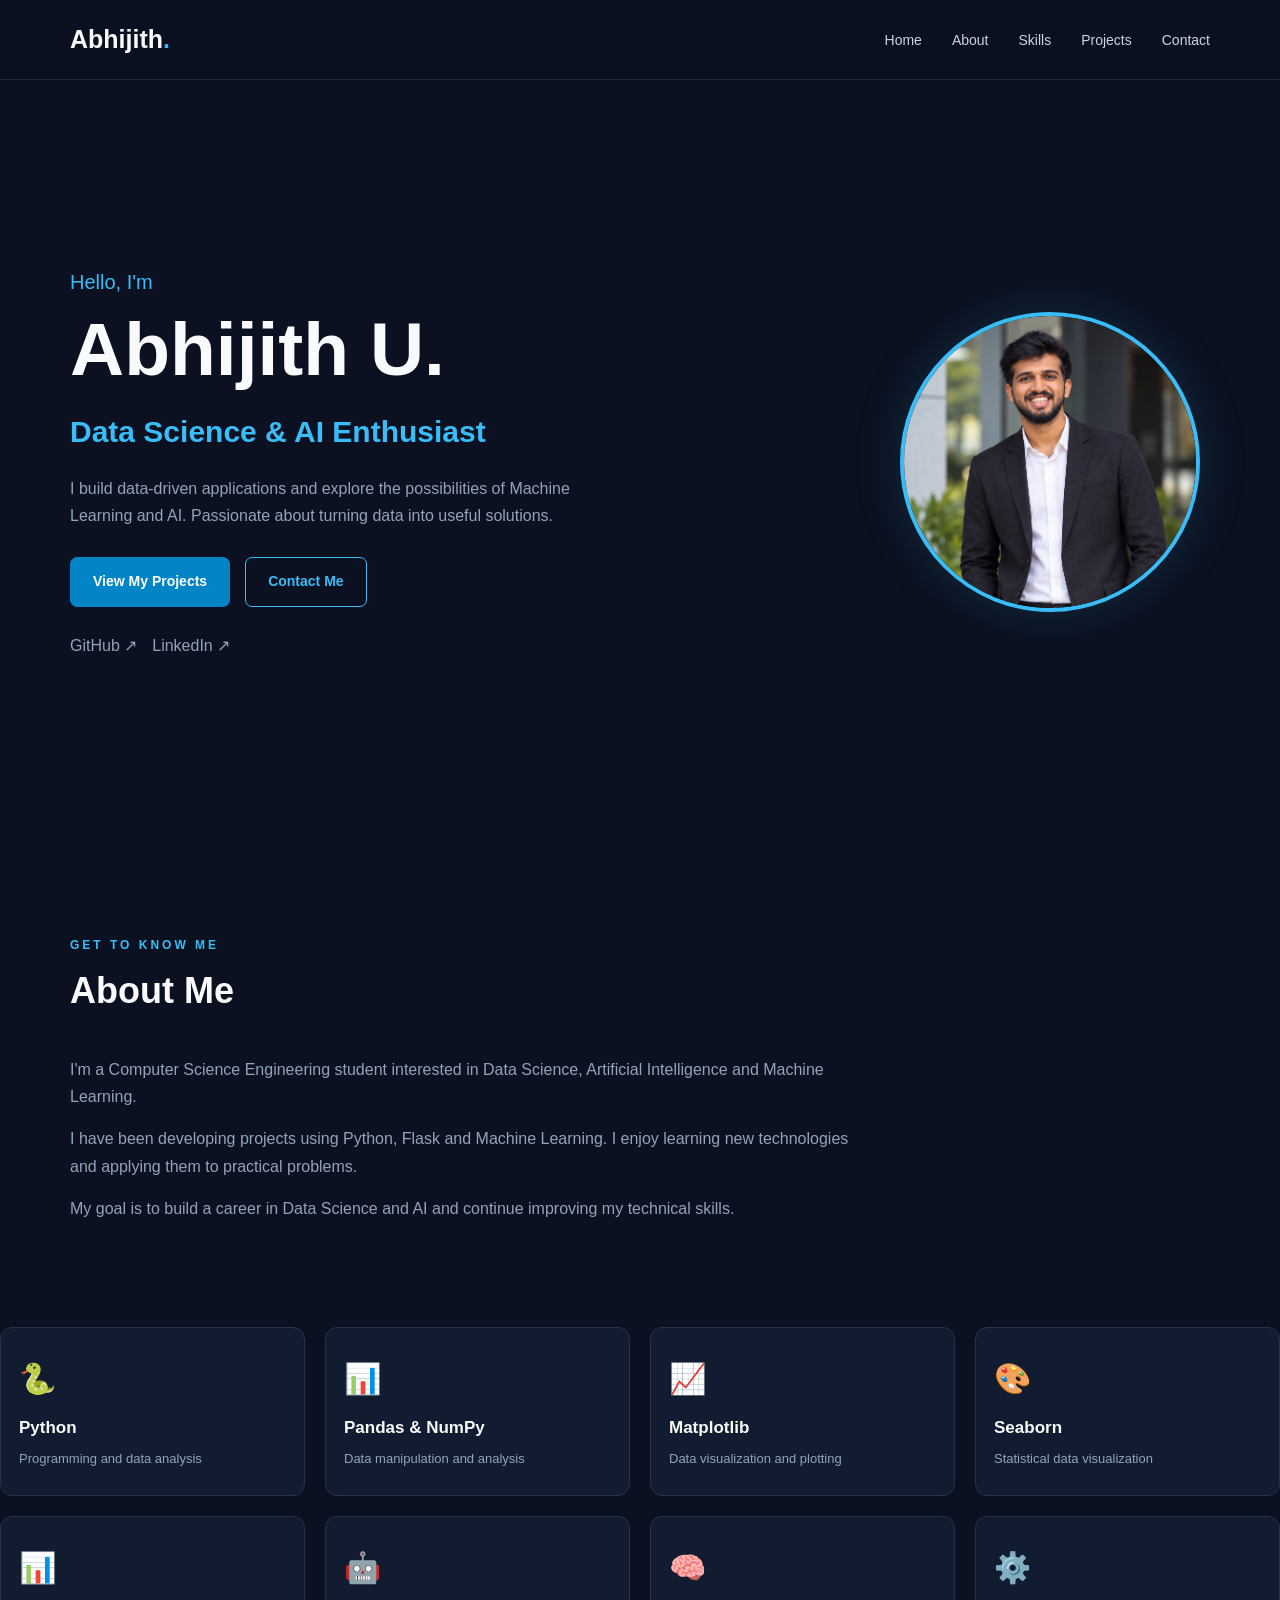
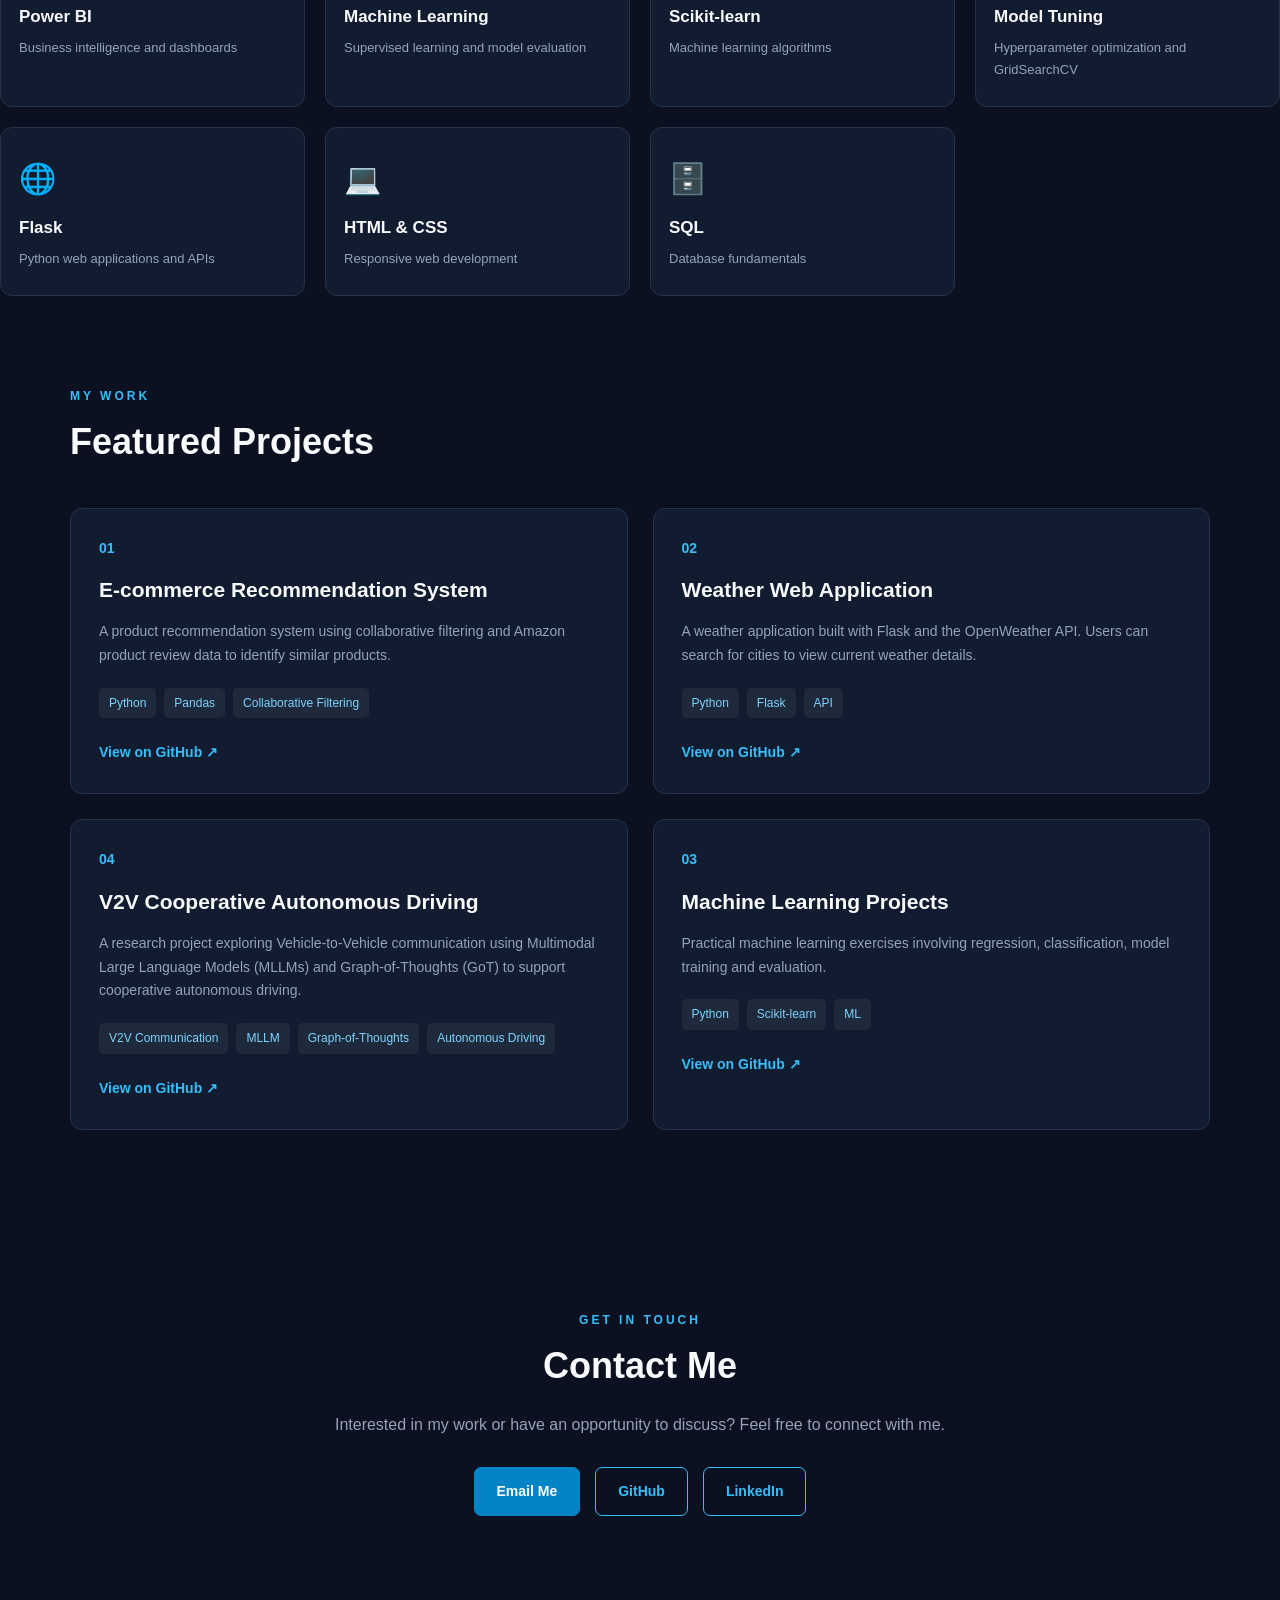
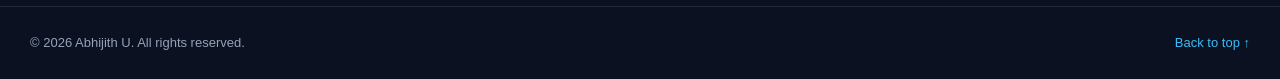
<file: abhijith-portfolio/index.html>
<!DOCTYPE html>
<html lang="en">
<head>
    <meta charset="UTF-8">
    <meta name="viewport" content="width=device-width, initial-scale=1.0">
    <meta name="description" content="Abhijith U - Data Science and AI Portfolio">
    <title>Abhijith U | Data Science & AI</title>
    <link rel="stylesheet" href="style.css">
</head>
<body>

    <!-- Navigation -->
    <header>
        <nav class="navbar">
            <a href="#home" class="logo">Abhijith<span>.</span></a>

            <button class="menu-toggle" id="menu-toggle"
                    aria-label="Toggle navigation" aria-expanded="false">
                ☰
            </button>

            <ul class="nav-links" id="nav-links">
                <li><a href="#home">Home</a></li>
                <li><a href="#about">About</a></li>
                <li><a href="#skills">Skills</a></li>
                <li><a href="#projects">Projects</a></li>
                <li><a href="#contact">Contact</a></li>
            </ul>
        </nav>
    </header>

    <main>
        <!-- Hero Section -->
        <section id="home" class="hero">
            <div class="hero-content">
                <p class="intro">Hello, I'm</p>
                <h1>Abhijith U.</h1>
                <h2>Data Science & AI Enthusiast</h2>

                <p class="hero-description">
                    I build data-driven applications and explore
                    the possibilities of Machine Learning and AI.
                    Passionate about turning data into useful solutions.
                </p>

                <div class="hero-buttons">
                    <a href="#projects" class="btn">View My Projects</a>
                    <a href="#contact" class="btn btn-outline">Contact Me</a>
                </div>

                <div class="social-links">
                    <a href="https://github.com/abhijith7775"
                       target="_blank" rel="noopener noreferrer">GitHub ↗</a>
                    <a href="https://www.linkedin.com/"
                       target="_blank" rel="noopener noreferrer">LinkedIn ↗</a>
                </div>
            </div>

            <div class="hero-image">
                <img src="./profile.png"
                     alt="Abhijith U">
            </div>
        </section>

        <!-- About Section -->
        <section id="about" class="section">
            <div class="section-heading">
                <p class="section-label">GET TO KNOW ME</p>
                <h2>About Me</h2>
            </div>

            <div class="about-content">
                <p>
                    I'm a Computer Science Engineering student
                    interested in Data Science, Artificial Intelligence
                    and Machine Learning.
                </p>
                <p>
                    I have been developing projects using Python,
                    Flask and Machine Learning. I enjoy learning
                    new technologies and applying them to practical
                    problems.
                </p>
                <p>
                    My goal is to build a career in Data Science
                    and AI and continue improving my technical skills.
                </p>
            </div>
        </section>

        <!-- Skills Section -->
        <div class="skills-grid">
            <div class="skill-card">
              <span class="skill-icon">🐍</span>
                 <h3>Python</h3>
                  <p>Programming and data analysis</p>
            </div>

            <div class="skill-card">
                <span class="skill-icon">📊</span>
                <h3>Pandas & NumPy</h3>
                <p>Data manipulation and analysis</p>
            </div>

            <div class="skill-card">
                <span class="skill-icon">📈</span>
                <h3>Matplotlib</h3>
                <p>Data visualization and plotting</p>
            </div>

            <div class="skill-card">
                <span class="skill-icon">🎨</span>
                <h3>Seaborn</h3>
                <p>Statistical data visualization</p>
            </div>

            <div class="skill-card">
                <span class="skill-icon">📊</span>
                <h3>Power BI</h3>
                <p>Business intelligence and dashboards</p>
            </div>

            <div class="skill-card">
                <span class="skill-icon">🤖</span>
                <h3>Machine Learning</h3>
                <p>Supervised learning and model evaluation</p>
            </div>

            <div class="skill-card">
                <span class="skill-icon">🧠</span>
                <h3>Scikit-learn</h3>
                <p>Machine learning algorithms</p>
            </div>

            <div class="skill-card">
                <span class="skill-icon">⚙️</span>
                <h3>Model Tuning</h3>
                <p>Hyperparameter optimization and GridSearchCV</p>
            </div>

            <div class="skill-card">
                <span class="skill-icon">🌐</span>
                <h3>Flask</h3>
                <p>Python web applications and APIs</p>
            </div>

            <div class="skill-card">
                <span class="skill-icon">💻</span>
                <h3>HTML & CSS</h3>
                <p>Responsive web development</p>
            </div>

            <div class="skill-card">
                <span class="skill-icon">🗄️</span>
                <h3>SQL</h3>
                <p>Database fundamentals</p>
            </div>
        </div>
            
        <!-- Projects Section -->
        <section id="projects" class="section">
            <div class="section-heading">
                <p class="section-label">MY WORK</p>
                <h2>Featured Projects</h2>
            </div>

            <div class="projects-grid">
                <article class="project-card">
                    <div class="project-number">01</div>
                    <h3>E-commerce Recommendation System</h3>
                    <p>
                        A product recommendation system using
                        collaborative filtering and Amazon product
                        review data to identify similar products.
                    </p>
                    <div class="project-tags">
                        <span>Python</span>
                        <span>Pandas</span>
                        <span>Collaborative Filtering</span>
                    </div>
                    <a href="https://github.com/abhijith7775/e-commerce-recommendation_system"
                       target="_blank" rel="noopener noreferrer"
                       class="project-link">View on GitHub ↗</a>
                </article>

                <article class="project-card">
                    <div class="project-number">02</div>
                    <h3>Weather Web Application</h3>
                    <p>
                        A weather application built with Flask
                        and the OpenWeather API. Users can search
                        for cities to view current weather details.
                    </p>
                    <div class="project-tags">
                        <span>Python</span>
                        <span>Flask</span>
                        <span>API</span>
                    </div>
                    <a href="https://github.com/abhijith7775/weather_app"
                       target="_blank" rel="noopener noreferrer"
                       class="project-link">View on GitHub ↗</a>
                </article>
                <article class="project-card">
                     <div class="project-number">04</div>
                     <h3>V2V Cooperative Autonomous Driving</h3>
                        <p>
                            A research project exploring Vehicle-to-Vehicle
                            communication using Multimodal Large Language Models
                            (MLLMs) and Graph-of-Thoughts (GoT) to support
                            cooperative autonomous driving.
                        </p>

                        <div class="project-tags">
                            <span>V2V Communication</span>
                            <span>MLLM</span>
                            <span>Graph-of-Thoughts</span>
                            <span>Autonomous Driving</span>
                        </div>

                        <a href="https://github.com/abhijith7775"
                        target="_blank"
                        rel="noopener noreferrer"
                        class="project-link">
                            View on GitHub ↗
                        </a>
                 </article>

                <article class="project-card">
                    <div class="project-number">03</div>
                    <h3>Machine Learning Projects</h3>
                    <p>
                        Practical machine learning exercises
                        involving regression, classification,
                        model training and evaluation.
                    </p>
                    <div class="project-tags">
                        <span>Python</span>
                        <span>Scikit-learn</span>
                        <span>ML</span>
                    </div>
                    <a href="https://github.com/abhijith7775"
                       target="_blank" rel="noopener noreferrer"
                       class="project-link">View on GitHub ↗</a>
                </article>
            </div>
        </section>

        <!-- Contact Section -->
        <section id="contact" class="section contact-section">
            <div class="section-heading">
                <p class="section-label">GET IN TOUCH</p>
                <h2>Contact Me</h2>
            </div>

            <p>
                Interested in my work or have an opportunity
                to discuss? Feel free to connect with me.
            </p>

            <div class="contact-links">
                <a href="abhijithudayan31@gmail.com" class="btn">
                    Email Me
                </a>
                <a href="https://github.com/abhijith7775"
                   target="_blank" rel="noopener noreferrer"
                   class="btn btn-outline">GitHub</a>
                <a href="www.linkedin.com/in/abhijith-u-32323741b"
                   target="_blank" rel="noopener noreferrer"
                   class="btn btn-outline">LinkedIn</a>
            </div>
        </section>
    </main>

    <!-- Footer -->
    <footer>
        <p>© 2026 Abhijith U. All rights reserved.</p>
        <a href="#home">Back to top ↑</a>
    </footer>

    <script src="script.js"></script>
</body>
</html>
</file>
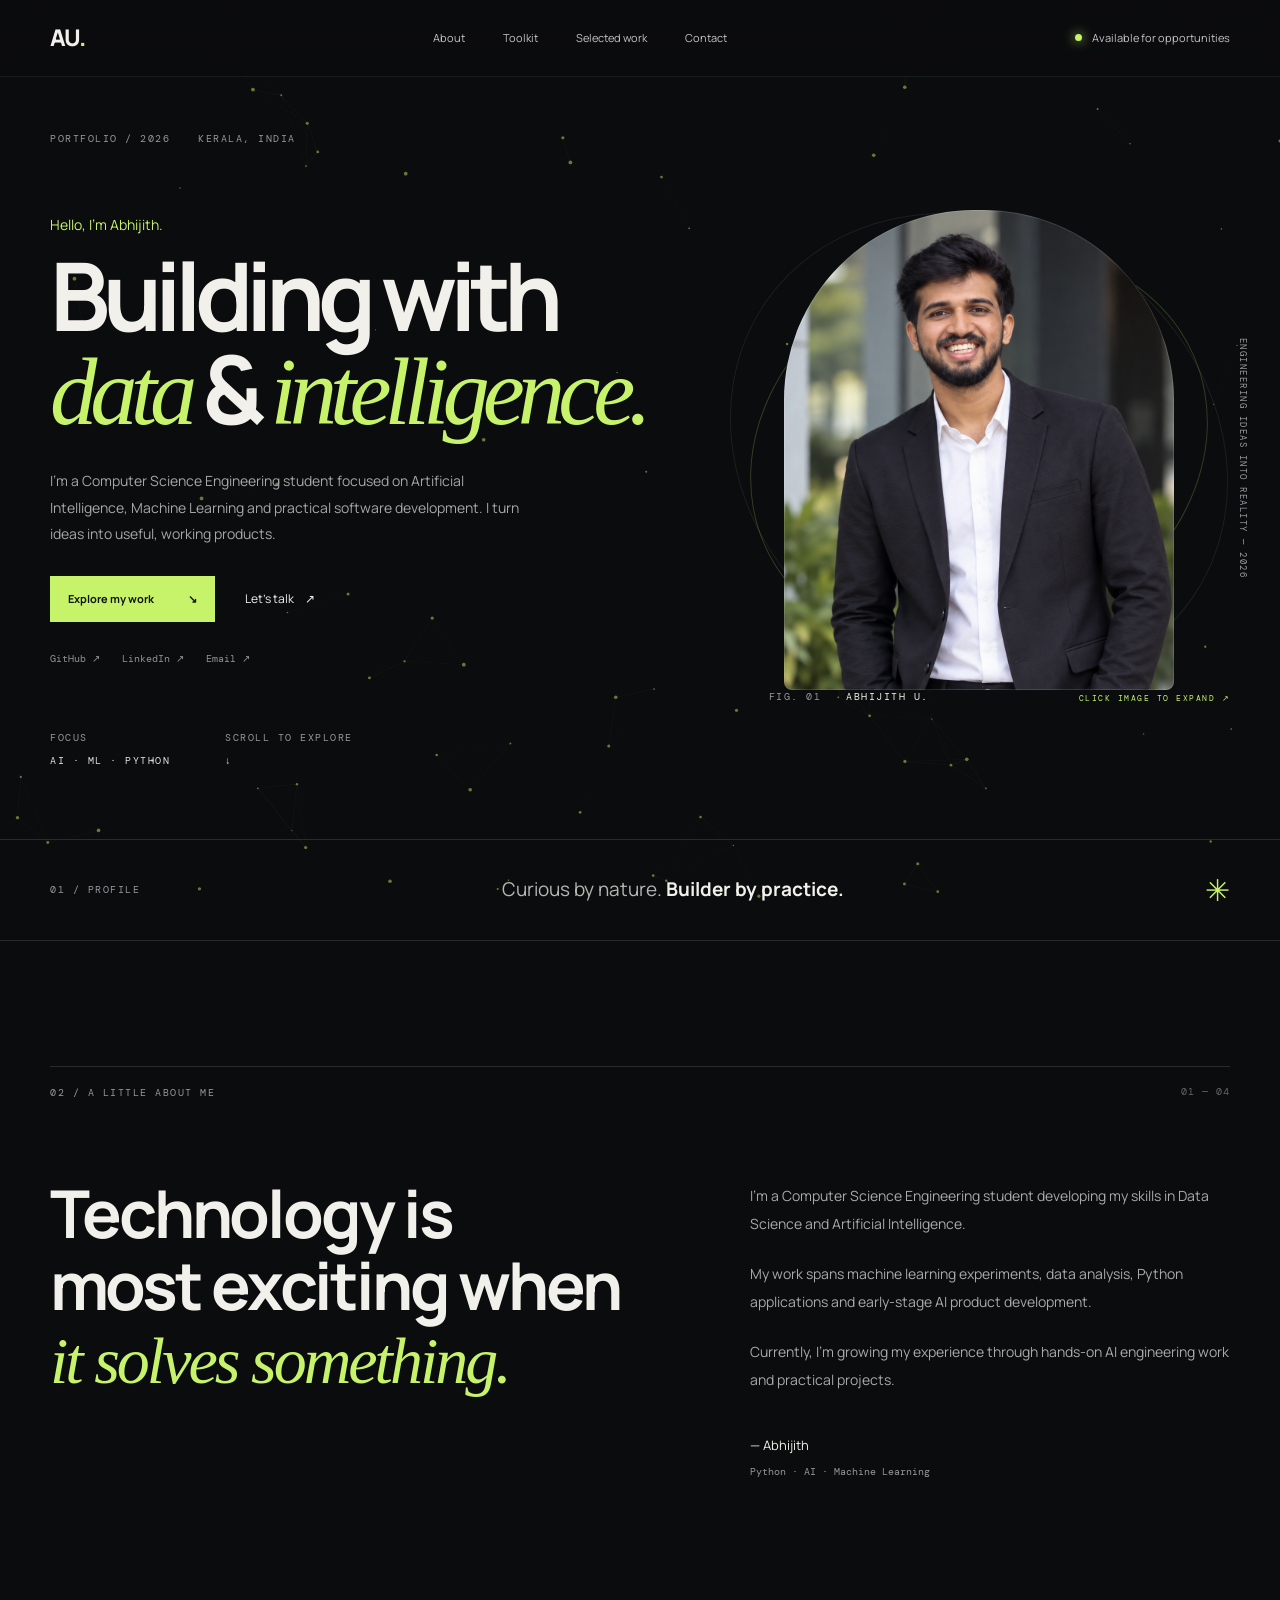
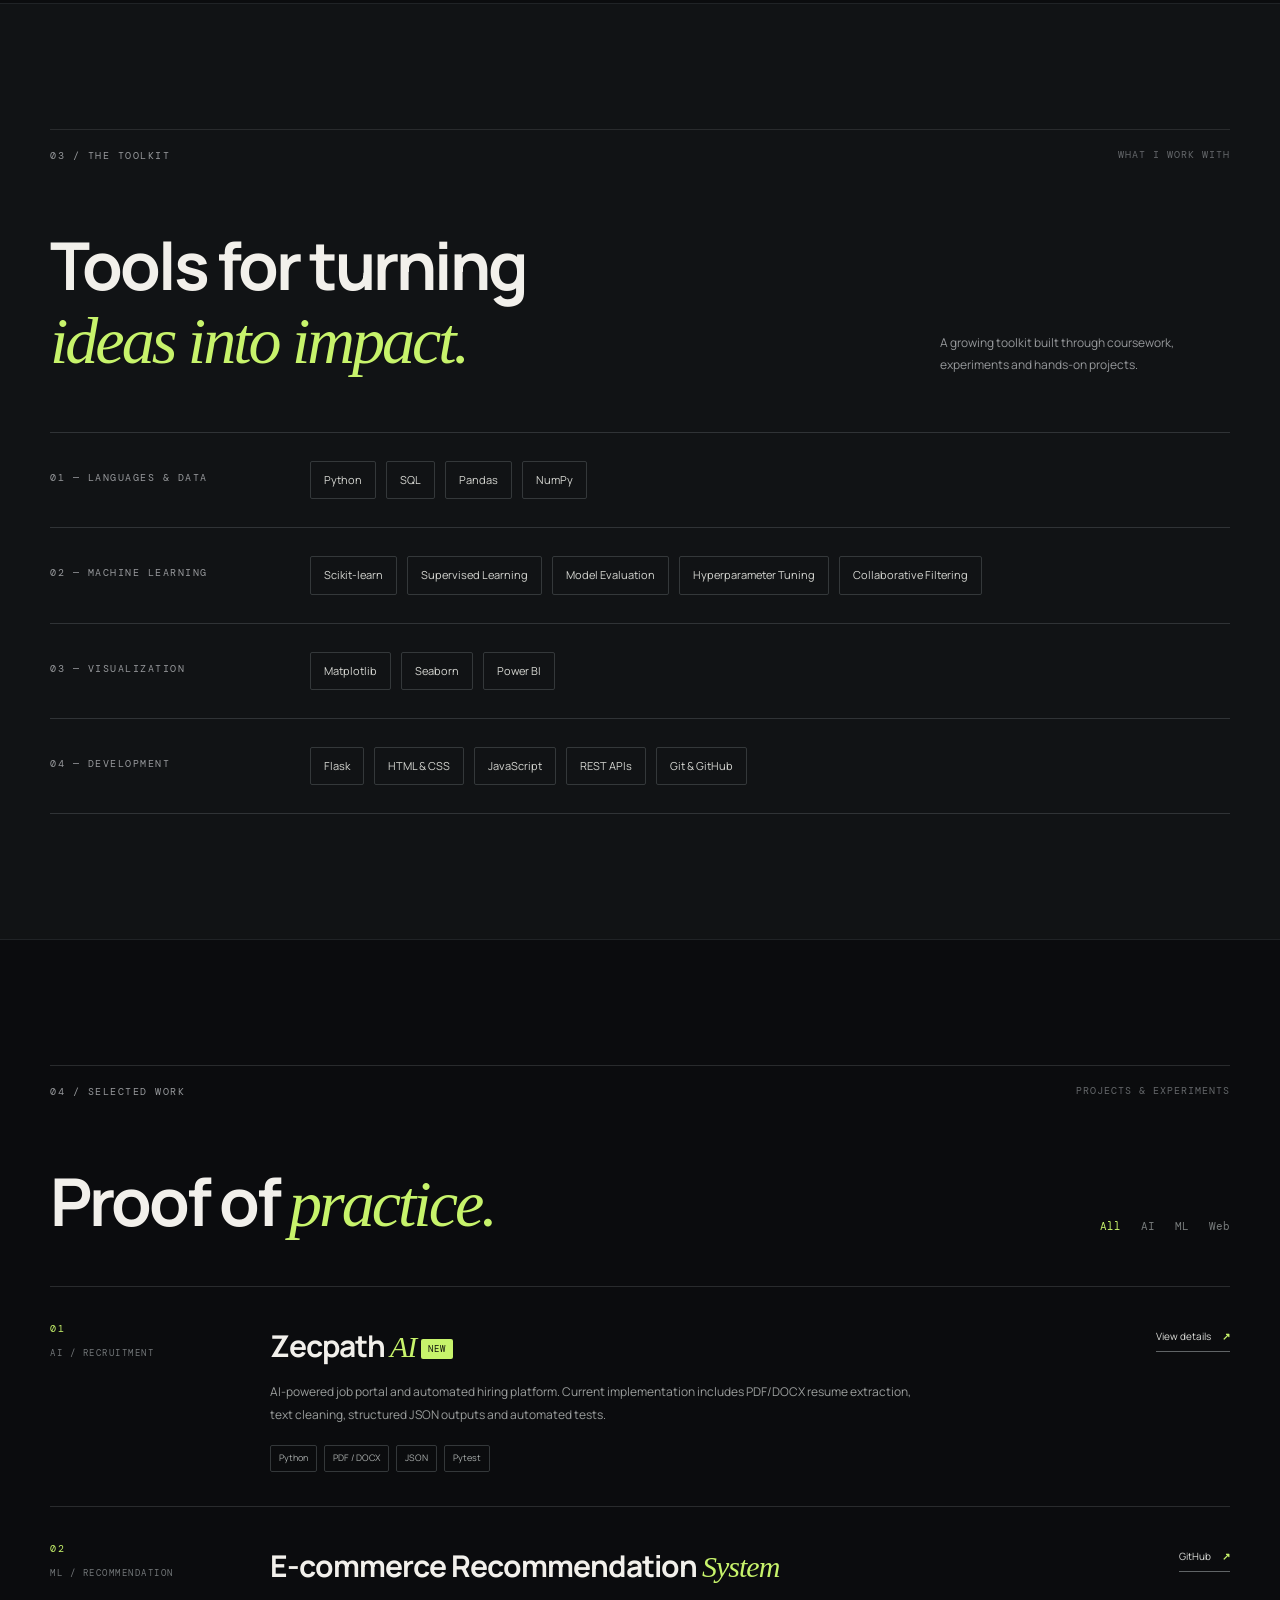
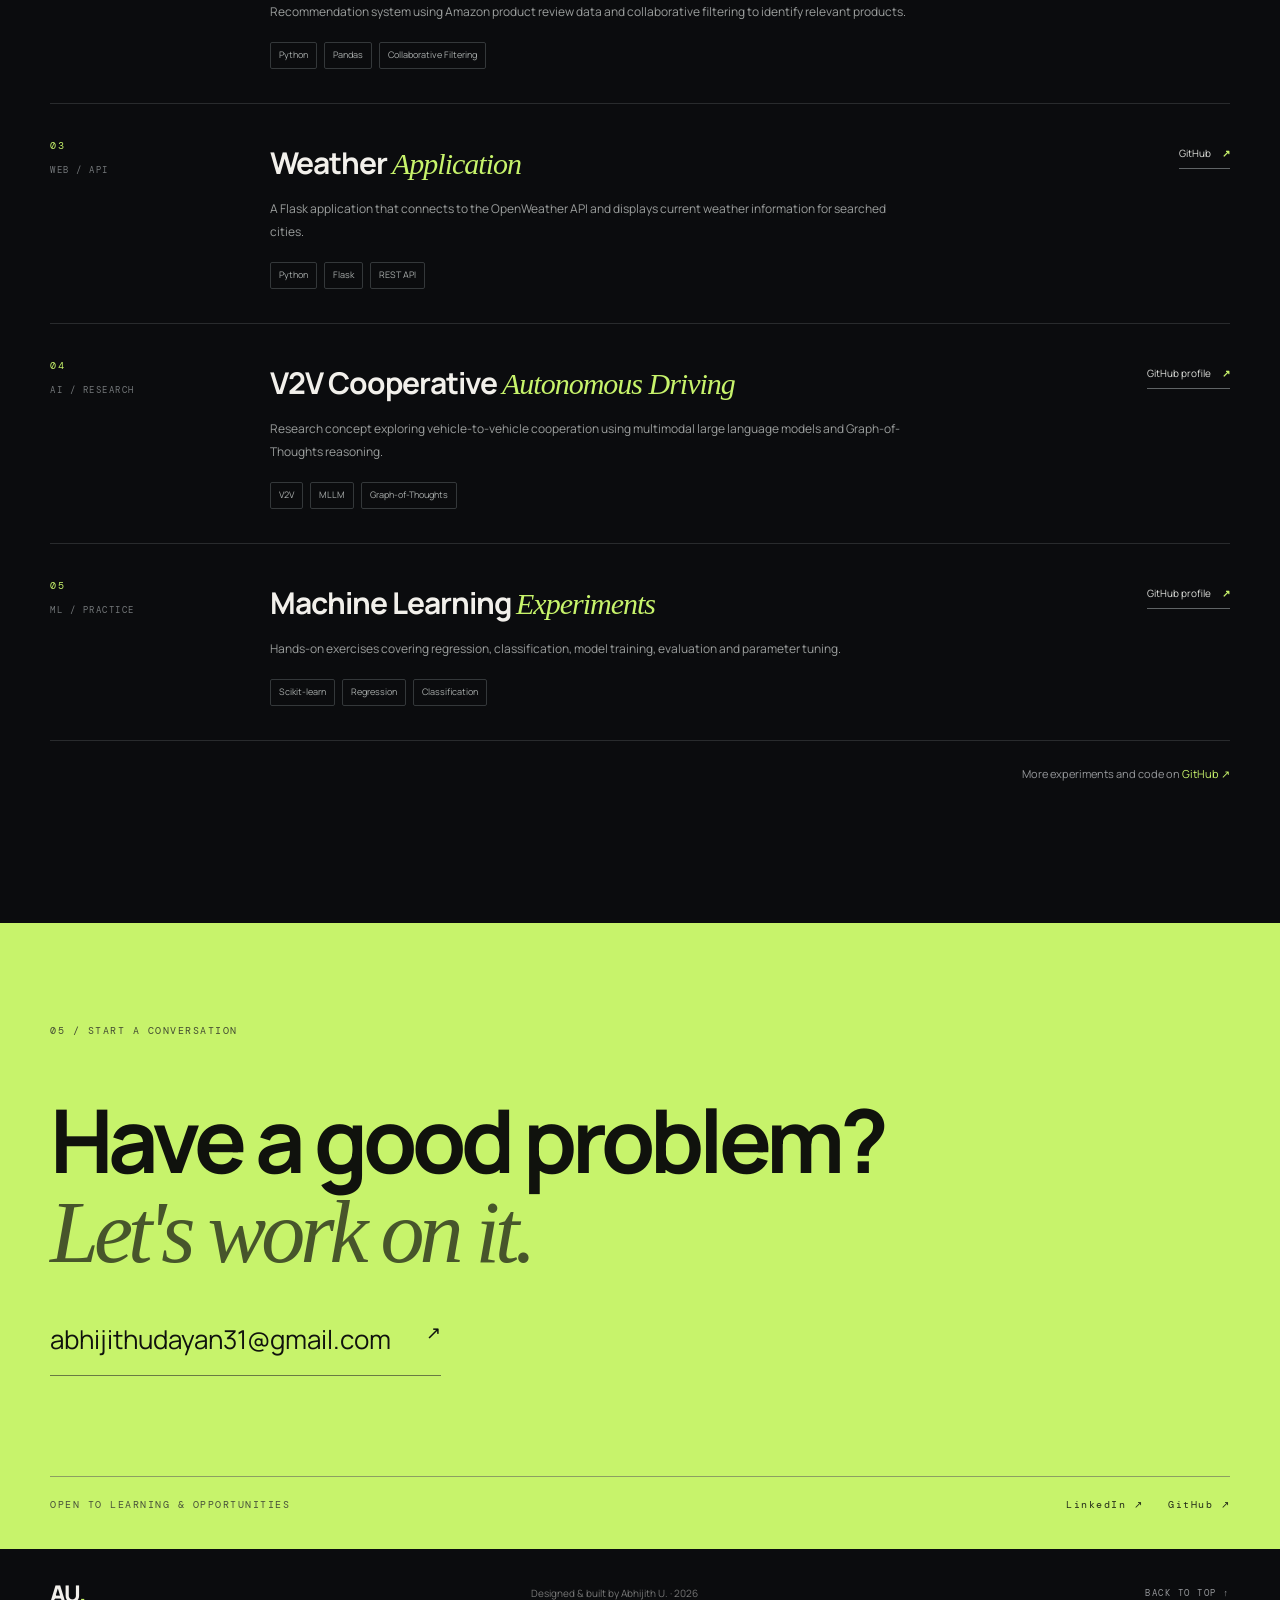
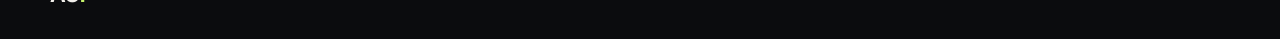
<file: public/index.html>
<!DOCTYPE html>
<html lang="en">
<head>
  <meta charset="UTF-8">
  <meta name="viewport" content="width=device-width, initial-scale=1.0">

  <meta name="description"
    content="Abhijith U — AI, Machine Learning and Data Science Portfolio">

  <meta name="theme-color" content="#0b0c0e">

  <title>Abhijith U | AI & Data Science</title>

  <link rel="preconnect" href="https://fonts.googleapis.com">
  <link rel="preconnect" href="https://fonts.gstatic.com" crossorigin>

  <link href="https://fonts.googleapis.com/css2?family=DM+Mono:wght@400;500&family=Manrope:wght@400;500;600;700;800&display=swap"
    rel="stylesheet">

  <link rel="stylesheet" href="style.css">
</head>

<body>

  <!-- PARTICLE BACKGROUND -->
  <canvas id="particle-canvas" aria-hidden="true"></canvas>

  <!-- NAVIGATION -->
  <header class="site-header">
    <nav class="nav wrap">

      <a class="wordmark" href="#home">
        AU<span>.</span>
      </a>

      <button class="menu-toggle"
        id="menu-toggle"
        aria-label="Open menu"
        aria-expanded="false">
        ☰
      </button>

      <div class="nav-links" id="nav-links">
        <a href="#about">About</a>
        <a href="#stack">Toolkit</a>
        <a href="#work">Selected work</a>
        <a href="#contact">Contact</a>
      </div>

      <a class="nav-availability"
        href="mailto:abhijithudayan31@gmail.com">
        <i></i>
        Available for opportunities
      </a>

    </nav>
  </header>

  <main>

    <!-- HERO -->
    <section class="hero wrap" id="home">

      <div class="hero-copy">

        <p class="eyebrow">
          <span>PORTFOLIO / 2026</span>
          <span>KERALA, INDIA</span>
        </p>

        <p class="kicker">Hello, I'm Abhijith.</p>

        <h1>
          Building with<br>
          <em>data</em> & <em>intelligence.</em>
        </h1>

        <p class="hero-intro">
          I'm a Computer Science Engineering student focused on
          Artificial Intelligence, Machine Learning and practical
          software development.

          I turn ideas into useful, working products.
        </p>

        <div class="hero-actions">

          <a class="button button-light" href="#work">
            Explore my work <span>↘</span>
          </a>

          <a class="text-link"
            href="mailto:abhijithudayan31@gmail.com">
            Let's talk <span>↗</span>
          </a>

        </div>

        <div class="social-links">

          <a href="https://github.com/abhijith7775"
            target="_blank"
            rel="noopener noreferrer">
            GitHub ↗
          </a>

          <a href="https://www.linkedin.com/in/abhijith-u-32323741b/"
            target="_blank"
            rel="noopener noreferrer">
            LinkedIn ↗
          </a>

          <a href="mailto:abhijithudayan31@gmail.com">
            Email ↗
          </a>

        </div>

        <div class="hero-meta">

          <span>
            FOCUS
            <b>AI · ML · PYTHON</b>
          </span>

          <span>
            SCROLL TO EXPLORE
            <b>↓</b>
          </span>

        </div>

      </div>

      <!-- PROFILE IMAGE -->
      <div class="portrait-wrap">

        <div class="portrait-frame">

          <img
            src="profile.png"
            alt="Portrait of Abhijith U"
            id="profile-image"
            tabindex="0"
            role="button"
            aria-label="Open enlarged profile photograph"
          >

        </div>

        <div class="portrait-index">
          FIG. 01
          <span>ABHIJITH U.</span>
        </div>

        <div class="orbit orbit-one"></div>
        <div class="orbit orbit-two"></div>

        <div class="image-hint">
          CLICK IMAGE TO EXPAND ↗
        </div>

      </div>

      <div class="hero-vertical">
        ENGINEERING IDEAS INTO REALITY — 2026
      </div>

    </section>

    <!-- INTRO STRIP -->
    <section class="intro-strip">

      <div class="wrap strip-inner">

        <span class="eyebrow">01 / PROFILE</span>

        <p>
          Curious by nature.
          <strong>Builder by practice.</strong>
        </p>

        <span class="strip-mark">✳</span>

      </div>

    </section>

    <!-- ABOUT -->
    <section class="section wrap about" id="about">

      <div class="section-top">

        <span class="eyebrow">02 / A LITTLE ABOUT ME</span>

        <span class="section-count">01 — 04</span>

      </div>

      <div class="about-grid">

        <h2>
          Technology is<br>
          most exciting when<br>
          <em>it solves something.</em>
        </h2>

        <div class="about-copy">

          <p>
            I'm a Computer Science Engineering student developing
            my skills in Data Science and Artificial Intelligence.
          </p>

          <p>
            My work spans machine learning experiments, data analysis,
            Python applications and early-stage AI product development.
          </p>

          <p>
            Currently, I'm growing my experience through hands-on
            AI engineering work and practical projects.
          </p>

          <div class="about-signoff">
            — Abhijith

            <span>
              Python · AI · Machine Learning
            </span>
          </div>

        </div>

      </div>

    </section>

    <!-- TOOLKIT -->
    <section class="section toolkit" id="stack">

      <div class="wrap">

        <div class="section-top">

          <span class="eyebrow">03 / THE TOOLKIT</span>

          <span class="section-count">
            WHAT I WORK WITH
          </span>

        </div>

        <div class="toolkit-head">

          <h2>
            Tools for turning<br>
            <em>ideas into impact.</em>
          </h2>

          <p>
            A growing toolkit built through coursework,
            experiments and hands-on projects.
          </p>

        </div>

        <div class="tool-groups">

          <div class="tool-group">

            <span class="tool-label">
              01 — LANGUAGES & DATA
            </span>

            <div class="tool-list">
              <span>Python</span>
              <span>SQL</span>
              <span>Pandas</span>
              <span>NumPy</span>
            </div>

          </div>

          <div class="tool-group">

            <span class="tool-label">
              02 — MACHINE LEARNING
            </span>

            <div class="tool-list">
              <span>Scikit-learn</span>
              <span>Supervised Learning</span>
              <span>Model Evaluation</span>
              <span>Hyperparameter Tuning</span>
              <span>Collaborative Filtering</span>
            </div>

          </div>

          <div class="tool-group">

            <span class="tool-label">
              03 — VISUALIZATION
            </span>

            <div class="tool-list">
              <span>Matplotlib</span>
              <span>Seaborn</span>
              <span>Power BI</span>
            </div>

          </div>

          <div class="tool-group">

            <span class="tool-label">
              04 — DEVELOPMENT
            </span>

            <div class="tool-list">
              <span>Flask</span>
              <span>HTML & CSS</span>
              <span>JavaScript</span>
              <span>REST APIs</span>
              <span>Git & GitHub</span>
            </div>

          </div>

        </div>

      </div>

    </section>

    <!-- PROJECTS -->
    <section class="section wrap work" id="work">

      <div class="section-top">

        <span class="eyebrow">04 / SELECTED WORK</span>

        <span class="section-count">
          PROJECTS & EXPERIMENTS
        </span>

      </div>

      <div class="work-heading">

        <h2>
          Proof of <em>practice.</em>
        </h2>

        <div class="filters">

          <button class="filter-btn is-active"
            data-filter="all">
            All
          </button>

          <button class="filter-btn"
            data-filter="ai">
            AI
          </button>

          <button class="filter-btn"
            data-filter="ml">
            ML
          </button>

          <button class="filter-btn"
            data-filter="web">
            Web
          </button>

        </div>

      </div>

      <div class="project-list">

        <!-- ZECPath -->
        <article class="project-row" data-category="ai">

          <div class="project-no">
            01
            <span>AI / RECRUITMENT</span>
          </div>

          <div class="project-main">

            <h3>
              Zecpath <em>AI</em>
              <span class="new-tag">NEW</span>
            </h3>

            <p>
              AI-powered job portal and automated hiring platform.
              Current implementation includes PDF/DOCX resume
              extraction, text cleaning, structured JSON outputs
              and automated tests.
            </p>

            <div class="tags">
              <span>Python</span>
              <span>PDF / DOCX</span>
              <span>JSON</span>
              <span>Pytest</span>
            </div>

          </div>

          <button class="project-open details-trigger"
            data-title="Zecpath AI"
            data-description="An AI-powered recruitment platform. The current implemented component extracts text from PDF and DOCX resumes, cleans the extracted content, generates structured JSON outputs and includes automated test coverage. The wider recruitment platform is still in development.">

            View details <b>↗</b>

          </button>

        </article>

        <!-- RECOMMENDATION -->
        <article class="project-row" data-category="ml">

          <div class="project-no">
            02
            <span>ML / RECOMMENDATION</span>
          </div>

          <div class="project-main">

            <h3>
              E-commerce Recommendation <em>System</em>
            </h3>

            <p>
              Recommendation system using Amazon product review data
              and collaborative filtering to identify relevant products.
            </p>

            <div class="tags">
              <span>Python</span>
              <span>Pandas</span>
              <span>Collaborative Filtering</span>
            </div>

          </div>

          <a class="project-open"
            href="https://github.com/abhijith7775/e-commerce-recommendation_system"
            target="_blank"
            rel="noopener noreferrer">

            GitHub <b>↗</b>

          </a>

        </article>

        <!-- WEATHER -->
        <article class="project-row" data-category="web">

          <div class="project-no">
            03
            <span>WEB / API</span>
          </div>

          <div class="project-main">

            <h3>
              Weather <em>Application</em>
            </h3>

            <p>
              A Flask application that connects to the OpenWeather API
              and displays current weather information for searched cities.
            </p>

            <div class="tags">
              <span>Python</span>
              <span>Flask</span>
              <span>REST API</span>
            </div>

          </div>

          <a class="project-open"
            href="https://github.com/abhijith7775/weather_app"
            target="_blank"
            rel="noopener noreferrer">

            GitHub <b>↗</b>

          </a>

        </article>

        <!-- V2V -->
        <article class="project-row" data-category="ai">

          <div class="project-no">
            04
            <span>AI / RESEARCH</span>
          </div>

          <div class="project-main">

            <h3>
              V2V Cooperative <em>Autonomous Driving</em>
            </h3>

            <p>
              Research concept exploring vehicle-to-vehicle cooperation
              using multimodal large language models and
              Graph-of-Thoughts reasoning.
            </p>

            <div class="tags">
              <span>V2V</span>
              <span>MLLM</span>
              <span>Graph-of-Thoughts</span>
            </div>

          </div>

          <a class="project-open"
            href="https://github.com/abhijith7775"
            target="_blank"
            rel="noopener noreferrer">

            GitHub profile <b>↗</b>

          </a>

        </article>

        <!-- ML EXPERIMENTS -->
        <article class="project-row" data-category="ml">

          <div class="project-no">
            05
            <span>ML / PRACTICE</span>
          </div>

          <div class="project-main">

            <h3>
              Machine Learning <em>Experiments</em>
            </h3>

            <p>
              Hands-on exercises covering regression, classification,
              model training, evaluation and parameter tuning.
            </p>

            <div class="tags">
              <span>Scikit-learn</span>
              <span>Regression</span>
              <span>Classification</span>
            </div>

          </div>

          <a class="project-open"
            href="https://github.com/abhijith7775"
            target="_blank"
            rel="noopener noreferrer">

            GitHub profile <b>↗</b>

          </a>

        </article>

      </div>

      <p class="project-footnote">
        More experiments and code on
        <a href="https://github.com/abhijith7775"
          target="_blank"
          rel="noopener noreferrer">
          GitHub ↗
        </a>
      </p>

    </section>

    <!-- CONTACT -->
    <section class="contact-section" id="contact">

      <div class="wrap contact-inner">

        <span class="eyebrow">
          05 / START A CONVERSATION
        </span>

        <h2>
          Have a good problem?<br>
          <em>Let's work on it.</em>
        </h2>

        <a class="contact-email"
          href="mailto:abhijithudayan31@gmail.com">

          abhijithudayan31@gmail.com
          <span>↗</span>

        </a>

        <div class="contact-bottom">

          <span>
            OPEN TO LEARNING & OPPORTUNITIES
          </span>

          <div>

            <a href="https://www.linkedin.com/in/abhijith-u-32323741b/"
              target="_blank"
              rel="noopener noreferrer">
              LinkedIn ↗
            </a>

            <a href="https://github.com/abhijith7775"
              target="_blank"
              rel="noopener noreferrer">
              GitHub ↗
            </a>

          </div>

        </div>

      </div>

    </section>

  </main>

  <!-- FOOTER -->
  <footer class="wrap footer">

    <a class="wordmark" href="#home">
      AU<span>.</span>
    </a>

    <span>
      Designed & built by Abhijith U. · 2026
    </span>

    <a href="#home">
      BACK TO TOP ↑
    </a>

  </footer>

  <!-- PROJECT DETAILS POPUP -->
  <dialog id="project-modal" class="project-modal">

    <button class="modal-close"
      aria-label="Close project details">
      ×
    </button>

    <span class="eyebrow">PROJECT NOTE</span>

    <h2 id="modal-title"></h2>

    <p id="modal-description"></p>

  </dialog>

  <!-- PROFILE IMAGE POPUP -->
  <dialog id="image-lightbox" class="image-lightbox">

    <button class="image-close"
      aria-label="Close image">
      ×
    </button>

    <img src="profile.png"
      alt="Abhijith U — enlarged portrait">

  </dialog>

  <script src="script.js"></script>

</body>
</html>
</file>
<file: abhijith-portfolio/style.css>
/* General */
* {
    margin: 0;
    padding: 0;
    box-sizing: border-box;
}

html {
    scroll-behavior: smooth;
    scroll-padding-top: 80px;
}

body {
    background: #0b1120;
    color: #f8fafc;
    font-family: Arial, sans-serif;
    line-height: 1.7;
}

a {
    text-decoration: none;
}

/* Navigation */
header {
    position: sticky;
    top: 0;
    z-index: 100;
    background: rgba(11, 17, 32, 0.95);
    border-bottom: 1px solid #1e293b;
    backdrop-filter: blur(12px);
}

.navbar {
    max-width: 1200px;
    margin: auto;
    padding: 18px 30px;
    display: flex;
    align-items: center;
    justify-content: space-between;
}

.logo {
    color: #f8fafc;
    font-size: 25px;
    font-weight: bold;
}

.logo span {
    color: #38bdf8;
}

.nav-links {
    display: flex;
    list-style: none;
    gap: 30px;
}

.nav-links a {
    color: #cbd5e1;
    font-size: 14px;
    transition: color 0.3s;
}

.nav-links a:hover {
    color: #38bdf8;
}

.menu-toggle {
    display: none;
    background: none;
    border: none;
    color: white;
    font-size: 28px;
    cursor: pointer;
}

/* Hero */
.hero {
    max-width: 1200px;
    min-height: 85vh;
    margin: auto;
    padding: 80px 30px;
    display: flex;
    align-items: center;
    justify-content: space-between;
    gap: 50px;
}

.hero-content {
    flex: 1;
}

.intro {
    color: #38bdf8;
    font-size: 20px;
    margin-bottom: 5px;
}

.hero h1 {
    font-size: clamp(45px, 7vw, 75px);
    line-height: 1.2;
    margin-bottom: 12px;
}

.hero h2 {
    color: #38bdf8;
    font-size: clamp(20px, 3vw, 30px);
    margin-bottom: 18px;
}

.hero-description {
    color: #94a3b8;
    max-width: 550px;
    font-size: 16px;
}

.hero-buttons,
.social-links,
.contact-links {
    display: flex;
    flex-wrap: wrap;
    align-items: center;
    gap: 15px;
    margin-top: 28px;
}

.btn {
    display: inline-block;
    padding: 12px 22px;
    border: 1px solid #0284c7;
    border-radius: 7px;
    background: #0284c7;
    color: white;
    font-size: 14px;
    font-weight: bold;
    transition: 0.3s;
}

.btn:hover {
    background: #0369a1;
    border-color: #0369a1;
    transform: translateY(-3px);
}

.btn-outline {
    background: transparent;
    color: #38bdf8;
    border-color: #38bdf8;
}

.btn-outline:hover {
    background: #0c4a6e;
    color: white;
}

.social-links {
    margin-top: 25px;
}

.social-links a {
    color: #94a3b8;
    transition: color 0.3s;
}

.social-links a:hover {
    color: #38bdf8;
}

/* Profile image */
.hero-image {
    flex: 0 0 320px;
    display: flex;
    justify-content: center;
}

.hero-image img {
    width: 300px;
    height: 300px;
    object-fit: cover;
    object-position: center;
    border-radius: 50%;
    border: 4px solid #38bdf8;
    box-shadow: 0 0 50px rgba(56, 189, 248, 0.15);
}

/* General sections */
.section {
    max-width: 1200px;
    margin: auto;
    padding: 90px 30px;
}

.section-heading {
    margin-bottom: 35px;
}

.section-label {
    color: #38bdf8;
    font-size: 12px;
    font-weight: bold;
    letter-spacing: 3px;
}

.section-heading h2 {
    font-size: 36px;
    margin-top: 5px;
}

.about-content {
    max-width: 800px;
    color: #94a3b8;
}

.about-content p {
    margin-bottom: 15px;
}

/* Skills */
.skills-grid {
    display: grid;
    grid-template-columns: repeat(4, 1fr);
    gap: 20px;
}

.skill-card {
    background: #111c30;
    border: 1px solid #253249;
    border-radius: 12px;
    padding: 25px 18px;
    transition: 0.3s;
}

.skill-card:hover {
    transform: translateY(-5px);
    border-color: #38bdf8;
}

.skill-icon {
    font-size: 30px;
}

.skill-card h3 {
    margin: 10px 0 5px;
    font-size: 17px;
}

.skill-card p {
    color: #94a3b8;
    font-size: 13px;
}

/* Projects */
.projects-grid {
    display: grid;
    grid-template-columns: repeat(2, 1fr);
    gap: 25px;
}

.project-card {
    background: #111c30;
    border: 1px solid #253249;
    border-radius: 12px;
    padding: 28px;
    transition: 0.3s;
}

.project-card:hover {
    transform: translateY(-5px);
    border-color: #38bdf8;
}

.project-number {
    color: #38bdf8;
    font-size: 14px;
    font-weight: bold;
    margin-bottom: 12px;
}

.project-card h3 {
    font-size: 21px;
    margin-bottom: 12px;
}

.project-card p {
    color: #94a3b8;
    font-size: 14px;
    margin-bottom: 20px;
}

.project-tags {
    display: flex;
    flex-wrap: wrap;
    gap: 8px;
    margin-bottom: 20px;
}

.project-tags span {
    background: #1e293b;
    color: #7dd3fc;
    border-radius: 5px;
    padding: 5px 10px;
    font-size: 12px;
}

.project-link {
    color: #38bdf8;
    font-size: 14px;
    font-weight: bold;
}

.project-link:hover {
    text-decoration: underline;
}

/* Contact */
.contact-section {
    text-align: center;
}

.contact-section .section-heading {
    margin-bottom: 15px;
}

.contact-section > p {
    color: #94a3b8;
}

.contact-links {
    justify-content: center;
}

/* Footer */
footer {
    padding: 25px 30px;
    border-top: 1px solid #1e293b;
    display: flex;
    justify-content: space-between;
    align-items: center;
    color: #94a3b8;
    font-size: 13px;
}

footer a {
    color: #38bdf8;
}

/* Responsive design */
@media (max-width: 850px) {
    .hero {
        gap: 25px;
    }

    .hero-image {
        flex-basis: 240px;
    }

    .hero-image img {
        width: 230px;
        height: 230px;
    }

    .skills-grid {
        grid-template-columns: repeat(2, 1fr);
    }
}

@media (max-width: 600px) {
    .navbar {
        padding: 15px 20px;
        flex-wrap: wrap;
    }

    .menu-toggle {
        display: block;
    }

    .nav-links {
        display: none;
        width: 100%;
        flex-direction: column;
        gap: 0;
        padding-top: 15px;
    }

    .nav-links.active {
        display: flex;
    }

    .nav-links a {
        display: block;
        padding: 10px 0;
    }

    .hero {
        min-height: auto;
        padding: 65px 25px;
        flex-direction: column-reverse;
        align-items: flex-start;
        gap: 30px;
    }

    .hero-image {
        flex-basis: auto;
        width: 100%;
        justify-content: center;
    }

    .hero-image img {
        width: 210px;
        height: 210px;
    }

    .hero h1 {
        font-size: 45px;
    }

    .section {
        padding: 65px 25px;
    }

    .section-heading h2 {
        font-size: 30px;
    }

    .skills-grid,
    .projects-grid {
        grid-template-columns: 1fr;
    }

    footer {
        flex-direction: column;
        gap: 10px;
        text-align: center;
    }
}
</file>
<file: public/style.css>
:root {
  --bg: #0b0c0e;
  --panel: #111315;
  --ink: #f2f0eb;
  --muted: #96989b;
  --line: #292b2d;
  --acid: #c7f36b;
  --serif: Georgia, "Times New Roman", serif;
}

* {
  box-sizing: border-box;
  margin: 0;
  padding: 0;
}

html {
  scroll-behavior: smooth;
  scroll-padding-top: 90px;
}

body {
  background: var(--bg);
  color: var(--ink);
  font-family: Manrope, Arial, sans-serif;
  line-height: 1.65;
  overflow-x: hidden;
}

a {
  color: inherit;
  text-decoration: none;
}

button {
  font: inherit;
}

.wrap {
  width: min(1180px, calc(100% - 64px));
  margin-inline: auto;
}

/* GRAIN TEXTURE */

.grain {
  position: fixed;
  inset: 0;
  pointer-events: none;
  z-index: 10;
  opacity: .035;
  background-image: url("data:image/svg+xml,%3Csvg viewBox='0 0 180 180' xmlns='http://www.w3.org/2000/svg'%3E%3Cfilter id='n'%3E%3CfeTurbulence type='fractalNoise' baseFrequency='.9' numOctaves='3' stitchTiles='stitch'/%3E%3C/filter%3E%3Crect width='100%25' height='100%25' filter='url(%23n)' opacity='.6'/%3E%3C/svg%3E");
}

/* PARTICLE CANVAS */

#particle-canvas {
  position: fixed;
  inset: 0;
  width: 100%;
  height: 100%;
  z-index: 0;
  pointer-events: none;
  opacity: .48;
}

/* CONTENT ABOVE PARTICLES */

.site-header,
main,
.footer {
  position: relative;
  z-index: 1;
}

/* NAVIGATION */

.site-header {
  position: sticky;
  top: 0;
  z-index: 20;
  background: rgba(11, 12, 14, .82);
  backdrop-filter: blur(18px);
  border-bottom: 1px solid rgba(255, 255, 255, .07);
}

.nav {
  height: 76px;
  display: flex;
  align-items: center;
  justify-content: space-between;
}

.wordmark {
  font-size: 23px;
  font-weight: 800;
  letter-spacing: -2px;
}

.wordmark span {
  color: var(--acid);
}

.nav-links {
  display: flex;
  gap: 38px;
}

.nav-links a,
.nav-availability {
  font-size: 11px;
  color: #c3c4c3;
}

.nav-links a {
  transition: color .2s;
}

.nav-links a:hover {
  color: var(--acid);
}

.nav-availability {
  display: flex;
  align-items: center;
  gap: 10px;
}

.nav-availability i {
  width: 7px;
  height: 7px;
  border-radius: 50%;
  background: var(--acid);
  box-shadow: 0 0 12px var(--acid);
}

.menu-toggle {
  display: none;
  background: none;
  border: 0;
  color: white;
  font-size: 24px;
  cursor: pointer;
}

/* HERO */

.hero {
  min-height: 690px;
  display: grid;
  grid-template-columns: 1.15fr .85fr;
  align-items: center;
  position: relative;
  padding-top: 54px;
  padding-bottom: 70px;
}

.hero-copy {
  position: relative;
  z-index: 2;
}

.eyebrow,
.hero-meta,
.portrait-index,
.hero-vertical,
.image-hint,
.tool-label,
.project-no,
.contact-bottom,
.footer > a:last-child {
  font-family: "DM Mono", monospace;
  font-size: 10px;
  letter-spacing: 1.5px;
  color: var(--muted);
}

.eyebrow {
  display: flex;
  gap: 28px;
}

.kicker {
  font-size: 14px;
  color: var(--acid);
  margin: 65px 0 12px;
}

.hero h1 {
  font-size: clamp(55px, 7.4vw, 100px);
  letter-spacing: -7px;
  line-height: .99;
  margin: 0;
  font-weight: 700;
}

.hero h1 em,
.about h2 em,
.toolkit-head h2 em,
.work-heading h2 em,
.contact-inner h2 em {
  font-family: var(--serif);
  font-weight: 400;
  color: var(--acid);
}

.hero-intro {
  max-width: 470px;
  color: #a6a7a6;
  font-size: 14px;
  line-height: 1.9;
  margin: 28px 0;
}

.hero-actions {
  display: flex;
  align-items: center;
  gap: 30px;
}

.button {
  display: inline-flex;
  align-items: center;
  gap: 34px;
  padding: 14px 18px;
  font-size: 11px;
  font-weight: 700;
  transition: .25s;
}

.button-light {
  background: var(--acid);
  color: #10120b;
}

.button-light:hover {
  transform: translateY(-3px);
  box-shadow: 0 10px 30px #c7f36b25;
}

.text-link {
  font-size: 12px;
  transition: color .2s;
}

.text-link:hover {
  color: var(--acid);
}

.text-link span {
  margin-left: 9px;
}

.social-links {
  display: flex;
  gap: 22px;
  margin-top: 30px;
}

.social-links a {
  color: #929592;
  font: 10px "DM Mono", monospace;
}

.social-links a:hover {
  color: var(--acid);
}

.hero-meta {
  display: flex;
  gap: 55px;
  margin-top: 65px;
}

.hero-meta span {
  display: grid;
  gap: 6px;
}

.hero-meta b {
  font-weight: 400;
  color: #e3e3df;
  font-size: 10px;
}

/* PROFILE IMAGE */

.portrait-wrap {
  height: 520px;
  position: relative;
  display: flex;
  align-items: center;
  justify-content: center;
}

.portrait-frame {
  width: min(390px, 90%);
  height: 480px;
  position: relative;
  z-index: 1;
  overflow: hidden;
  background: #1b1d1d;
  border-radius: 190px 190px 8px 8px;
  filter: saturate(.82);
}

.portrait-frame img {
  width: 100%;
  height: 100%;
  object-fit: cover;
  object-position: center 30%;
  cursor: zoom-in;
  transition: transform .5s;
}

.portrait-frame:hover img {
  transform: scale(1.04);
}

.portrait-frame:after {
  content: "";
  position: absolute;
  inset: 0;
  border: 1px solid #ffffff20;
  border-radius: inherit;
  pointer-events: none;
}

.portrait-index {
  position: absolute;
  bottom: 5px;
  left: 8%;
  display: flex;
  gap: 25px;
  z-index: 2;
}

.portrait-index span {
  color: var(--ink);
}

.orbit {
  position: absolute;
  border: 1px solid #c7f36b35;
  border-radius: 50%;
  width: 460px;
  height: 460px;
  transform: rotate(-24deg);
  pointer-events: none;
}

.orbit-one {
  width: 470px;
  height: 390px;
}

.orbit-two {
  width: 520px;
  height: 450px;
  transform: rotate(35deg);
  border-color: #ffffff13;
}

.image-hint {
  position: absolute;
  right: 0;
  bottom: 5px;
  font-size: 8px;
  color: var(--acid);
}

.hero-vertical {
  position: absolute;
  right: -20px;
  top: 50%;
  writing-mode: vertical-rl;
  transform: translateY(-50%);
  font-size: 9px;
}

/* INTRO STRIP */

.intro-strip {
  border-block: 1px solid var(--line);
}

.strip-inner {
  height: 100px;
  display: flex;
  align-items: center;
  justify-content: space-between;
}

.strip-inner p {
  font-size: 19px;
  color: #b5b6b2;
}

.strip-inner strong {
  color: var(--ink);
}

.strip-mark {
  font-size: 30px;
  color: var(--acid);
}

/* GENERAL SECTIONS */

.section {
  padding-top: 125px;
  padding-bottom: 125px;
}

.section-top {
  display: flex;
  justify-content: space-between;
  border-top: 1px solid var(--line);
  padding-top: 18px;
}

.section-count {
  font: 10px "DM Mono", monospace;
  color: #64676a;
  letter-spacing: 1px;
}

/* ABOUT */

.about-grid {
  display: grid;
  grid-template-columns: 1fr .8fr;
  gap: 100px;
  margin-top: 75px;
}

.about h2,
.toolkit-head h2,
.work-heading h2 {
  font-size: clamp(40px, 5.2vw, 66px);
  line-height: 1.1;
  letter-spacing: -3px;
  margin: 0;
}

.about-copy {
  padding-top: 5px;
  color: #a8aaa8;
  font-size: 14px;
  line-height: 2;
}

.about-copy p {
  margin: 0 0 22px;
}

.about-signoff {
  margin-top: 38px;
  color: var(--ink);
  font-size: 13px;
}

.about-signoff span {
  display: block;
  color: var(--muted);
  font: 10px "DM Mono", monospace;
  margin-top: 7px;
}

/* TOOLKIT */

.toolkit {
  background: #111315;
  border-block: 1px solid #202326;
}

.toolkit-head {
  display: flex;
  justify-content: space-between;
  align-items: end;
  margin: 65px 0 55px;
}

.toolkit-head p {
  max-width: 290px;
  color: var(--muted);
  font-size: 12px;
  line-height: 1.9;
}

.tool-groups {
  border-top: 1px solid #303336;
}

.tool-group {
  display: grid;
  grid-template-columns: 260px 1fr;
  padding: 28px 0;
  border-bottom: 1px solid #303336;
}

.tool-label {
  padding-top: 9px;
}

.tool-list {
  display: flex;
  flex-wrap: wrap;
  gap: 10px;
}

.tool-list span,
.tags span {
  border: 1px solid #34383a;
  border-radius: 2px;
  padding: 9px 13px;
  color: #d6d7d2;
  font-size: 11px;
  transition: .2s;
}

.tool-list span:hover {
  border-color: var(--acid);
  color: var(--acid);
}

/* PROJECTS */

.work {
  padding-bottom: 140px;
}

.work-heading {
  display: flex;
  align-items: end;
  justify-content: space-between;
  margin: 65px 0 45px;
}

.filters {
  display: flex;
  gap: 20px;
}

.filter-btn {
  background: none;
  border: 0;
  color: #777b7b;
  font: 11px "DM Mono", monospace;
  padding: 8px 0;
  cursor: pointer;
}

.filter-btn.is-active,
.filter-btn:hover {
  color: var(--acid);
}

.project-list {
  border-top: 1px solid var(--line);
}

.project-row {
  display: grid;
  grid-template-columns: 190px 1fr 130px;
  gap: 30px;
  align-items: start;
  padding: 34px 0;
  border-bottom: 1px solid var(--line);
  transition: background .25s, padding .25s;
}

.project-row:hover {
  padding-left: 12px;
  padding-right: 12px;
  background: #ffffff04;
}

.project-row[hidden] {
  display: none;
}

.project-no {
  display: flex;
  flex-direction: column;
  gap: 9px;
  color: var(--acid);
}

.project-no span {
  font-size: 9px;
  color: #737779;
}

.project-main h3 {
  font-size: clamp(21px, 2.5vw, 30px);
  letter-spacing: -1px;
  margin: 0 0 10px;
}

.project-main h3 em {
  font-family: var(--serif);
  font-weight: 400;
  color: var(--acid);
}

.project-main p {
  max-width: 650px;
  color: #9b9e9d;
  font-size: 12px;
  line-height: 1.9;
  margin: 0 0 18px;
}

.tags {
  display: flex;
  flex-wrap: wrap;
  gap: 7px;
}

.tags span {
  font-size: 9px;
  padding: 5px 8px;
  color: #a8acab;
}

.new-tag {
  font: 9px "DM Mono", monospace;
  background: var(--acid);
  color: #10120b;
  padding: 4px 7px;
  border-radius: 2px;
  vertical-align: middle;
  letter-spacing: 1px;
}

.project-open {
  justify-self: end;
  background: none;
  border: 0;
  border-bottom: 1px solid #606466;
  padding: 7px 0;
  color: #dedfdb;
  font-size: 10px;
  cursor: pointer;
  white-space: nowrap;
}

.project-open b {
  color: var(--acid);
  margin-left: 9px;
}

.project-open:hover {
  color: var(--acid);
  border-color: var(--acid);
}

.project-footnote {
  color: var(--muted);
  font-size: 11px;
  text-align: right;
  margin-top: 24px;
}

.project-footnote a {
  color: var(--acid);
}

/* CONTACT */

.contact-section {
  background: var(--acid);
  color: #10120d;
  padding: 100px 0 35px;
}

.contact-inner > .eyebrow {
  color: #434b32;
}

.contact-inner h2 {
  font-size: clamp(48px, 7vw, 88px);
  line-height: 1.02;
  letter-spacing: -5px;
  margin: 55px 0 40px;
}

.contact-inner h2 em {
  color: #47552b;
}

.contact-email {
  font-size: clamp(16px, 2.4vw, 26px);
  border-bottom: 1px solid #697a43;
  padding-bottom: 14px;
  display: inline-flex;
  gap: 35px;
}

.contact-email span {
  font-size: 18px;
}

.contact-bottom {
  display: flex;
  justify-content: space-between;
  margin-top: 100px;
  padding-top: 20px;
  border-top: 1px solid #8d9e62;
  color: #475039;
}

.contact-bottom div {
  display: flex;
  gap: 25px;
}

.contact-bottom a {
  color: #222a18;
}

/* FOOTER */

.footer {
  height: 90px;
  display: flex;
  align-items: center;
  justify-content: space-between;
}

.footer > span {
  font-size: 10px;
  color: #777;
}

.footer > a:last-child {
  font-size: 9px;
}

/* PROJECT MODAL */

.project-modal {
  width: min(520px, calc(100% - 32px));
  margin: auto;
  padding: 42px;
  background: #151719;
  color: var(--ink);
  border: 1px solid #414547;
  box-shadow: 0 25px 100px #000b;
}

.project-modal::backdrop {
  background: #000b;
  backdrop-filter: blur(5px);
}

.project-modal h2 {
  font-size: 32px;
  margin: 22px 0 12px;
}

.project-modal p:last-child {
  font-size: 13px;
  line-height: 1.9;
  color: #b2b5b2;
}

.modal-close {
  position: absolute;
  right: 15px;
  top: 10px;
  background: none;
  border: 0;
  color: white;
  font-size: 28px;
  cursor: pointer;
}

/* IMAGE LIGHTBOX */

.image-lightbox {
  width: min(850px, 90vw);
  max-width: 90vw;
  max-height: 90vh;
  margin: auto;
  padding: 12px;
  border: 1px solid #c7f36b55;
  border-radius: 8px;
  background: #101214;
  overflow: visible;
}

.image-lightbox::backdrop {
  background: rgba(0, 0, 0, .88);
  backdrop-filter: blur(12px);
}

.image-lightbox img {
  display: block;
  width: 100%;
  max-height: 82vh;
  object-fit: contain;
  border-radius: 4px;
}

.image-close {
  position: absolute;
  top: -18px;
  right: -18px;
  width: 38px;
  height: 38px;
  border-radius: 50%;
  border: 1px solid var(--acid);
  background: var(--acid);
  color: #111;
  font-size: 25px;
  cursor: pointer;
  z-index: 2;
}

.image-close:hover {
  transform: scale(1.08);
}

/* SCROLL ANIMATIONS */

.reveal {
  opacity: 0;
  transform: translateY(22px);
  transition: opacity .7s, transform .7s;
}

.reveal.visible {
  opacity: 1;
  transform: none;
}

/* TABLET */

@media (max-width: 800px) {

  .wrap {
    width: min(100% - 40px, 650px);
  }

  .nav {
    height: 68px;
  }

  .nav-availability {
    display: none;
  }

  .menu-toggle {
    display: block;
    z-index: 3;
  }

  .nav-links {
    display: none;
    position: absolute;
    top: 68px;
    left: 0;
    right: 0;
    background: #111315;
    padding: 25px 25px 30px;
    flex-direction: column;
    gap: 20px;
    border-bottom: 1px solid var(--line);
  }

  .nav-links.open {
    display: flex;
  }

  .hero {
    grid-template-columns: 1fr;
    min-height: auto;
    padding-top: 35px;
    padding-bottom: 70px;
  }

  .kicker {
    margin-top: 55px;
  }

  .hero h1 {
    font-size: clamp(52px, 12vw, 82px);
    letter-spacing: -4px;
  }

  .hero-meta {
    margin-top: 55px;
  }

  .portrait-wrap {
    height: 430px;
    margin-top: 45px;
  }

  .portrait-frame {
    height: 400px;
    width: 300px;
  }

  .orbit-one {
    width: 350px;
    height: 330px;
  }

  .orbit-two {
    width: 380px;
    height: 360px;
  }

  .hero-vertical {
    right: 0;
  }

  .about-grid {
    grid-template-columns: 1fr;
    gap: 35px;
    margin-top: 50px;
  }

  .section {
    padding-top: 85px;
    padding-bottom: 85px;
  }

  .toolkit-head {
    display: block;
    margin: 50px 0 35px;
  }

  .toolkit-head p {
    margin-top: 20px;
  }

  .tool-group {
    grid-template-columns: 1fr;
    gap: 17px;
  }

  .work-heading {
    display: block;
    margin: 50px 0 30px;
  }

  .filters {
    margin-top: 25px;
  }

  .project-row {
    grid-template-columns: 1fr auto;
    gap: 15px;
    padding: 27px 0;
  }

  .project-no {
    grid-column: 1 / -1;
    flex-direction: row;
    gap: 15px;
  }

  .project-main {
    grid-column: 1 / -1;
  }

  .project-open {
    grid-column: 2;
    grid-row: 3;
  }

  .contact-section {
    padding-top: 75px;
  }

  .contact-bottom {
    margin-top: 70px;
    gap: 20px;
    flex-direction: column;
  }

  .footer {
    height: auto;
    padding-top: 25px;
    padding-bottom: 25px;
    gap: 15px;
    flex-wrap: wrap;
  }

  .footer > span {
    order: 3;
    width: 100%;
  }

}

/* MOBILE */

@media (max-width: 460px) {

  .wrap {
    width: calc(100% - 34px);
  }

  .hero h1 {
    font-size: 49px;
  }

  .hero-intro {
    font-size: 13px;
  }

  .hero-meta {
    gap: 25px;
  }

  .portrait-wrap {
    height: 370px;
  }

  .portrait-frame {
    height: 345px;
    width: 260px;
  }

  .orbit-one {
    width: 310px;
    height: 290px;
  }

  .orbit-two {
    width: 340px;
    height: 320px;
  }

  .strip-inner p {
    font-size: 14px;
  }

  .about h2,
  .toolkit-head h2,
  .work-heading h2 {
    font-size: 43px;
  }

  .contact-inner h2 {
    font-size: 49px;
    letter-spacing: -3px;
  }

  .contact-email {
    font-size: 15px;
    gap: 15px;
  }

  .section-count {
    font-size: 8px;
  }

  .project-main h3 {
    font-size: 23px;
  }

  .image-lightbox {
    width: 92vw;
    padding: 7px;
  }

  .image-close {
    top: -15px;
    right: -8px;
  }

}

/* REDUCED MOTION */

@media (prefers-reduced-motion: reduce) {

  html {
    scroll-behavior: auto;
  }

  *,
  *::before,
  *::after {
    animation-duration: .01ms !important;
    transition-duration: .01ms !important;
  }

  .reveal {
    opacity: 1;
    transform: none;
  }

}
</file>
